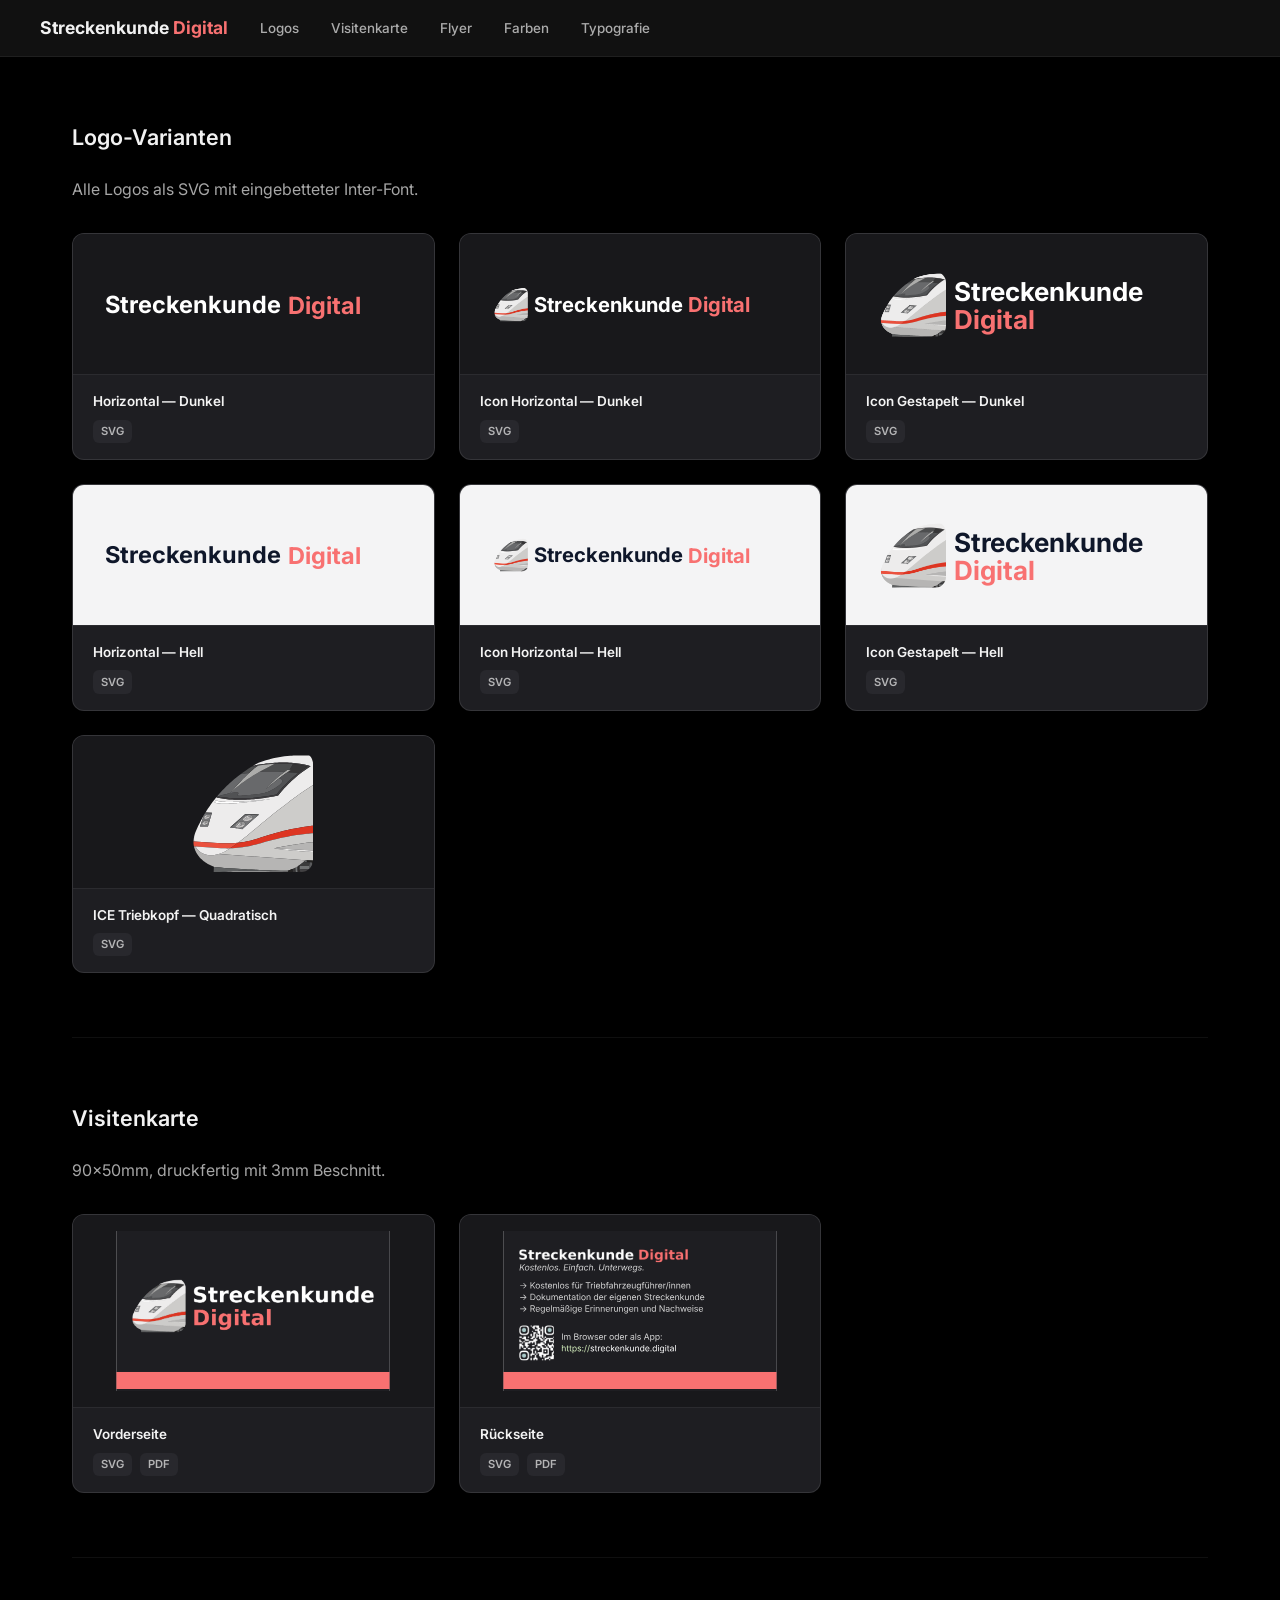
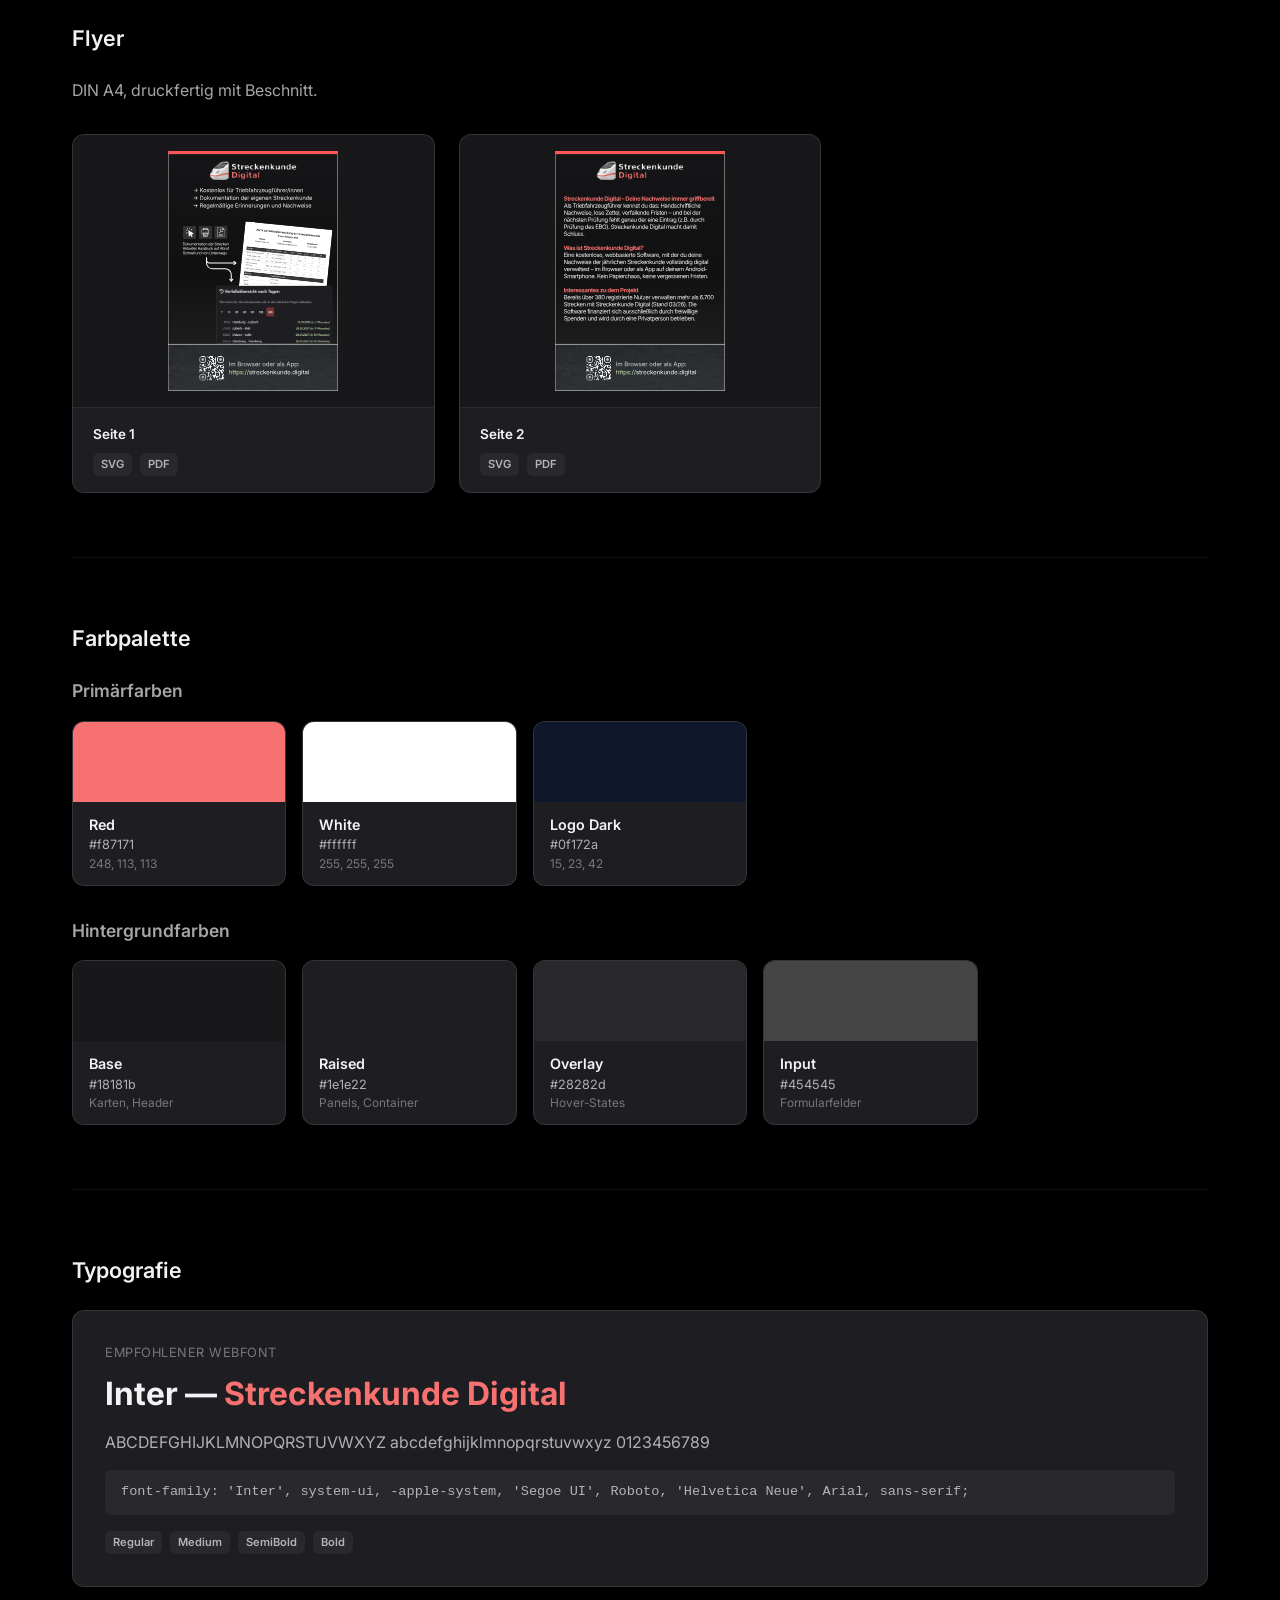
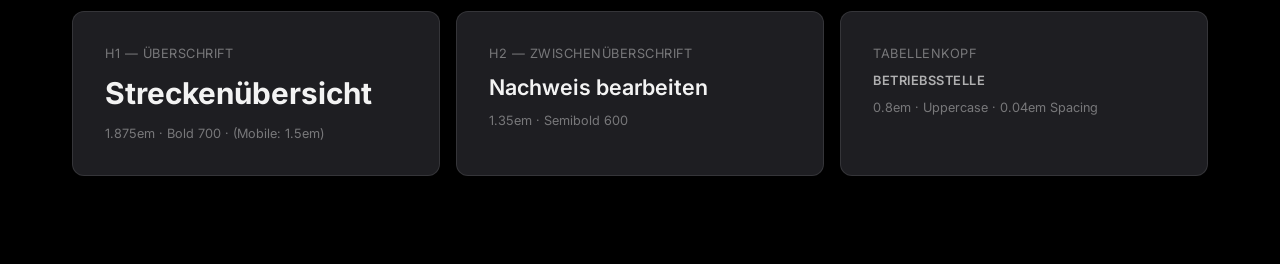
<file: index.html>
<!DOCTYPE html>
<html lang="de">
<head>
  <meta charset="UTF-8">
  <meta name="viewport" content="width=device-width, initial-scale=1.0">
  <title>Streckenkunde Digital</title>
  <meta name="description" content="Offizielles Markenprofil von Streckenkunde Digital — Logo-Varianten, Farbpalette, Typografie und Design-Richtlinien für die digitale Streckenkunde-App für Triebfahrzeugführer.">
  <meta name="keywords" content="Streckenkunde Digital, Brand Identity, Markenprofil, Logo, CI, Corporate Identity, Triebfahrzeugführer, Eisenbahn, Streckenkunde">
  <meta name="author" content="Streckenkunde Digital">
  <meta name="robots" content="index, follow">
  <meta name="theme-color" content="#000000">

  <!-- Open Graph -->
  <meta property="og:type" content="website">
  <meta property="og:title" content="Streckenkunde Digital — Markenprofil">
  <meta property="og:description" content="Logo-Varianten, Farbpalette und Design-Richtlinien für Streckenkunde Digital — die digitale Streckenkunde-App für Triebfahrzeugführer.">
  <meta property="og:image" content="logos/png/wordmark-icon-horizontal-dark-1200w.png">
  <meta property="og:url" content="https://streckenkunde.digital">
  <meta property="og:locale" content="de_DE">
  <meta property="og:site_name" content="Streckenkunde Digital">

  <!-- Twitter Card -->
  <meta name="twitter:card" content="summary_large_image">
  <meta name="twitter:title" content="Streckenkunde Digital — Markenprofil">
  <meta name="twitter:description" content="Logo-Varianten, Farbpalette und Design-Richtlinien für Streckenkunde Digital.">
  <meta name="twitter:image" content="logos/png/wordmark-icon-horizontal-dark-1200w.png">

  <!-- Favicon -->
  <link rel="icon" type="image/svg+xml" href="logos/svg/icon-train-square.svg">
  <link rel="icon" type="image/png" sizes="32x32" href="logos/png/icon-train-square-32.png">
  <link rel="icon" type="image/png" sizes="64x64" href="logos/png/icon-train-square-64.png">
  <link rel="apple-touch-icon" sizes="192x192" href="logos/png/icon-train-square-192.png">

  <!-- Canonical -->
  <link rel="canonical" href="https://streckenkunde.digital">

  <link rel="stylesheet" href="assets/general.css">
</head>
<body>

  <!-- Navigation -->
  <nav>
    <div class="inner">
      <div class="logo">Streckenkunde <span>Digital</span></div>
      <a href="#logos">Logos</a>
      <a href="#media">Visitenkarte</a>
      <a href="#flyer">Flyer</a>
      <a href="#colors">Farben</a>
      <a href="#typography">Typografie</a>
    </div>
  </nav>

  <div class="container">

    <!-- Logos -->
    <section id="logos">
      <h2>Logo-Varianten</h2>
      <p class="subtitle">Alle Logos als SVG mit eingebetteter Inter-Font.</p>

      <div class="logo-grid">
        <!-- Dunkel -->
        <div class="logo-card">
          <div class="logo-preview dark-bg">
            <img src="logos/svg/wordmark-horizontal-dark.svg" alt="Horizontal — Dunkel" style="max-height: 60px;">
          </div>
          <div class="logo-meta">
            <div class="name">Horizontal — Dunkel</div>
            <div class="dl-links"><a href="logos/svg/wordmark-horizontal-dark.svg" download>SVG</a></div>
          </div>
        </div>
        <div class="logo-card">
          <div class="logo-preview dark-bg">
            <img src="logos/svg/wordmark-icon-horizontal-dark.svg" alt="Icon Horizontal — Dunkel" style="max-height: 80px;">
          </div>
          <div class="logo-meta">
            <div class="name">Icon Horizontal — Dunkel</div>
            <div class="dl-links"><a href="logos/svg/wordmark-icon-horizontal-dark.svg" download>SVG</a></div>
          </div>
        </div>
        <div class="logo-card">
          <div class="logo-preview dark-bg">
            <img src="logos/svg/wordmark-icon-stacked-dark.svg" alt="Icon Gestapelt — Dunkel" style="max-height: 120px;">
          </div>
          <div class="logo-meta">
            <div class="name">Icon Gestapelt — Dunkel</div>
            <div class="dl-links"><a href="logos/svg/wordmark-icon-stacked-dark.svg" download>SVG</a></div>
          </div>
        </div>

        <!-- Hell -->
        <div class="logo-card">
          <div class="logo-preview light-bg">
            <img src="logos/svg/wordmark-horizontal-light.svg" alt="Horizontal — Hell" style="max-height: 60px;">
          </div>
          <div class="logo-meta">
            <div class="name">Horizontal — Hell</div>
            <div class="dl-links"><a href="logos/svg/wordmark-horizontal-light.svg" download>SVG</a></div>
          </div>
        </div>
        <div class="logo-card">
          <div class="logo-preview light-bg">
            <img src="logos/svg/wordmark-icon-horizontal-light.svg" alt="Icon Horizontal — Hell" style="max-height: 80px;">
          </div>
          <div class="logo-meta">
            <div class="name">Icon Horizontal — Hell</div>
            <div class="dl-links"><a href="logos/svg/wordmark-icon-horizontal-light.svg" download>SVG</a></div>
          </div>
        </div>
        <div class="logo-card">
          <div class="logo-preview light-bg">
            <img src="logos/svg/wordmark-icon-stacked-light.svg" alt="Icon Gestapelt — Hell" style="max-height: 120px;">
          </div>
          <div class="logo-meta">
            <div class="name">Icon Gestapelt — Hell</div>
            <div class="dl-links"><a href="logos/svg/wordmark-icon-stacked-light.svg" download>SVG</a></div>
          </div>
        </div>

        <!-- Icon -->
        <div class="logo-card">
          <div class="logo-preview dark-bg" style="padding: 1rem;">
            <img src="logos/svg/icon-train-square.svg" alt="ICE Triebkopf — Quadratisch" style="max-height: 120px; border-radius: 12px;">
          </div>
          <div class="logo-meta">
            <div class="name">ICE Triebkopf — Quadratisch</div>
            <div class="dl-links"><a href="logos/svg/icon-train-square.svg" download>SVG</a></div>
          </div>
        </div>
      </div>
    </section>

    <!-- Visitenkarte -->
    <section id="media">
      <h2>Visitenkarte</h2>
      <p class="subtitle">90×50mm, druckfertig mit 3mm Beschnitt.</p>

      <div class="logo-grid">
        <div class="logo-card">
          <div class="logo-preview dark-bg" style="padding: 1rem;">
            <img src="files/business-card/svg/basic/front.svg" alt="Visitenkarte — Vorderseite" style="max-height: 160px;">
          </div>
          <div class="logo-meta">
            <div class="name">Vorderseite</div>
            <div class="dl-links">
              <a href="files/business-card/svg/basic/front.svg" download>SVG</a>
              <a href="files/business-card/pdf/basic/card.pdf" download>PDF</a>
            </div>
          </div>
        </div>
        <div class="logo-card">
          <div class="logo-preview dark-bg" style="padding: 1rem;">
            <img src="files/business-card/svg/basic/back.svg" alt="Visitenkarte — Rückseite" style="max-height: 160px;">
          </div>
          <div class="logo-meta">
            <div class="name">Rückseite</div>
            <div class="dl-links">
              <a href="files/business-card/svg/basic/back.svg" download>SVG</a>
              <a href="files/business-card/pdf/basic/card.pdf" download>PDF</a>
            </div>
          </div>
        </div>
      </div>
    </section>

    <!-- Flyer -->
    <section id="flyer">
      <h2>Flyer</h2>
      <p class="subtitle">DIN A4, druckfertig mit Beschnitt.</p>

      <div class="logo-grid">
        <div class="logo-card">
          <div class="logo-preview dark-bg" style="padding: 1rem;">
            <img src="files/flyer/svg/a4/page1.svg" alt="Flyer — Seite 1" style="max-height: 240px;">
          </div>
          <div class="logo-meta">
            <div class="name">Seite 1</div>
            <div class="dl-links">
              <a href="files/flyer/svg/a4/page1.svg" download>SVG</a>
              <a href="files/flyer/pdf/a4/flyer.pdf" download>PDF</a>
            </div>
          </div>
        </div>
        <div class="logo-card">
          <div class="logo-preview dark-bg" style="padding: 1rem;">
            <img src="files/flyer/svg/a4/page2.svg" alt="Flyer — Seite 2" style="max-height: 240px;">
          </div>
          <div class="logo-meta">
            <div class="name">Seite 2</div>
            <div class="dl-links">
              <a href="files/flyer/svg/a4/page2.svg" download>SVG</a>
              <a href="files/flyer/pdf/a4/flyer.pdf" download>PDF</a>
            </div>
          </div>
        </div>
      </div>
    </section>

    <!-- Farben -->
    <section id="colors">
      <h2>Farbpalette</h2>

      <h3>Primärfarben</h3>
      <div class="color-grid" style="margin-bottom: 2rem;">
        <div class="swatch" onclick="copyColor('#f87171')">
          <div class="swatch-color" style="background: #f87171; color: #18181b;"><span class="copy-label">Kopieren</span></div>
          <div class="swatch-info">
            <div class="swatch-name">Red</div>
            <div class="swatch-hex">#f87171</div>
            <div class="swatch-rgb">248, 113, 113</div>
          </div>
        </div>
        <div class="swatch" onclick="copyColor('#ffffff')">
          <div class="swatch-color" style="background: #ffffff; color: #18181b;"><span class="copy-label">Kopieren</span></div>
          <div class="swatch-info">
            <div class="swatch-name">White</div>
            <div class="swatch-hex">#ffffff</div>
            <div class="swatch-rgb">255, 255, 255</div>
          </div>
        </div>
        <div class="swatch" onclick="copyColor('#0f172a')">
          <div class="swatch-color" style="background: #0f172a; color: #fff;"><span class="copy-label">Kopieren</span></div>
          <div class="swatch-info">
            <div class="swatch-name">Logo Dark</div>
            <div class="swatch-hex">#0f172a</div>
            <div class="swatch-rgb">15, 23, 42</div>
          </div>
        </div>
      </div>

      <h3>Hintergrundfarben</h3>
      <div class="color-grid">
        <div class="swatch" onclick="copyColor('#18181b')">
          <div class="swatch-color" style="background: #18181b; color: #fff;"><span class="copy-label">Kopieren</span></div>
          <div class="swatch-info">
            <div class="swatch-name">Base</div>
            <div class="swatch-hex">#18181b</div>
            <div class="swatch-rgb">Karten, Header</div>
          </div>
        </div>
        <div class="swatch" onclick="copyColor('#1e1e22')">
          <div class="swatch-color" style="background: #1e1e22; color: #fff;"><span class="copy-label">Kopieren</span></div>
          <div class="swatch-info">
            <div class="swatch-name">Raised</div>
            <div class="swatch-hex">#1e1e22</div>
            <div class="swatch-rgb">Panels, Container</div>
          </div>
        </div>
        <div class="swatch" onclick="copyColor('#28282d')">
          <div class="swatch-color" style="background: #28282d; color: #fff;"><span class="copy-label">Kopieren</span></div>
          <div class="swatch-info">
            <div class="swatch-name">Overlay</div>
            <div class="swatch-hex">#28282d</div>
            <div class="swatch-rgb">Hover-States</div>
          </div>
        </div>
        <div class="swatch" onclick="copyColor('#454545')">
          <div class="swatch-color" style="background: #454545; color: #fff;"><span class="copy-label">Kopieren</span></div>
          <div class="swatch-info">
            <div class="swatch-name">Input</div>
            <div class="swatch-hex">#454545</div>
            <div class="swatch-rgb">Formularfelder</div>
          </div>
        </div>
      </div>
    </section>

    <!-- Typografie -->
    <section id="typography">
      <h2>Typografie</h2>

      <div class="type-specimen">
        <div class="label">Empfohlener Webfont</div>
        <div class="sample" style="font-size: 2rem; font-weight: 700; margin-bottom: 0.75rem;">
          Inter — <span style="color: var(--red);">Streckenkunde Digital</span>
        </div>
        <div class="sample" style="font-size: 1rem; color: var(--text-secondary); margin-bottom: 1rem;">
          ABCDEFGHIJKLMNOPQRSTUVWXYZ abcdefghijklmnopqrstuvwxyz 0123456789
        </div>
        <div class="type-stack" onclick="copyText(this.textContent)">
          font-family: 'Inter', system-ui, -apple-system, 'Segoe UI', Roboto, 'Helvetica Neue', Arial, sans-serif;
        </div>
        <div class="dl-links" style="margin-top: 1rem;">
          <a href="fonts/Inter-Regular.ttf" download>Regular</a>
          <a href="fonts/Inter-Medium.ttf" download>Medium</a>
          <a href="fonts/Inter-SemiBold.ttf" download>SemiBold</a>
          <a href="fonts/Inter-Bold.ttf" download>Bold</a>
        </div>
      </div>

      <div class="type-grid">
        <div class="type-specimen">
          <div class="label">H1 — Überschrift</div>
          <div class="sample" style="font-size: 1.875em; font-weight: 700;">Streckenübersicht</div>
          <div style="color: var(--text-muted); font-size: 0.8rem; margin-top: 0.5rem;">1.875em · Bold 700 · (Mobile: 1.5em)</div>
        </div>
        <div class="type-specimen">
          <div class="label">H2 — Zwischenüberschrift</div>
          <div class="sample" style="font-size: 1.35em; font-weight: 600;">Nachweis bearbeiten</div>
          <div style="color: var(--text-muted); font-size: 0.8rem; margin-top: 0.5rem;">1.35em · Semibold 600</div>
        </div>
        <div class="type-specimen">
          <div class="label">Tabellenkopf</div>
          <div class="sample" style="font-size: 0.8em; font-weight: 600; text-transform: uppercase; letter-spacing: 0.04em; color: var(--text-secondary);">BETRIEBSSTELLE</div>
          <div style="color: var(--text-muted); font-size: 0.8rem; margin-top: 0.5rem;">0.8em · Uppercase · 0.04em Spacing</div>
        </div>
      </div>
    </section>

  </div>

  <!-- Toast -->
  <div class="copied-toast" id="toast">Kopiert!</div>

  <script src="assets/general.js"></script>
</body>
</html>
</file>
<file: assets/general.css>
/* === Fonts === */
@font-face {
  font-family: 'Inter';
  font-weight: 400;
  font-style: normal;
  font-display: swap;
  src: url('../fonts/Inter-Regular.ttf') format('truetype');
}
@font-face {
  font-family: 'Inter';
  font-weight: 500;
  font-style: normal;
  font-display: swap;
  src: url('../fonts/Inter-Medium.ttf') format('truetype');
}
@font-face {
  font-family: 'Inter';
  font-weight: 600;
  font-style: normal;
  font-display: swap;
  src: url('../fonts/Inter-SemiBold.ttf') format('truetype');
}
@font-face {
  font-family: 'Inter';
  font-weight: 700;
  font-style: normal;
  font-display: swap;
  src: url('../fonts/Inter-Bold.ttf') format('truetype');
}

/* === Reset & Variables === */
*,
*::before,
*::after {
  box-sizing: border-box;
  margin: 0;
  padding: 0;
}

:root {
  --red: #f87171;
  --dark-red: #652a2a;
  --green: #086229;
  --white: #ffffff;
  --black: #000000;
  --base: #18181b;
  --raised: #1e1e22;
  --overlay: #28282d;
  --gray: #363636;
  --input: #454545;
  --text-primary: rgba(255, 255, 255, 0.95);
  --text-secondary: rgba(255, 255, 255, 0.65);
  --text-muted: rgba(255, 255, 255, 0.4);
  --border-subtle: rgba(255, 255, 255, 0.06);
  --border-default: rgba(255, 255, 255, 0.1);
  --radius-sm: 6px;
  --radius-md: 8px;
  --radius-lg: 12px;
}

html {
  scroll-behavior: smooth;
}

/* === Scrollbar === */
::-webkit-scrollbar { width: 8px; height: 8px; }
::-webkit-scrollbar-track { background: var(--base); }
::-webkit-scrollbar-thumb { background: var(--gray); border-radius: 4px; border: 2px solid var(--base); }
::-webkit-scrollbar-thumb:hover { background: var(--input); }
::-webkit-scrollbar-corner { background: var(--base); }

* {
  scrollbar-width: thin;
  scrollbar-color: var(--gray) var(--base);
}

/* === Body === */
body {
  font-family: 'Inter', system-ui, -apple-system, 'Segoe UI', Roboto, sans-serif;
  background: var(--black);
  color: var(--text-primary);
  line-height: 1.5;
  -webkit-font-smoothing: antialiased;
}

/* === Nav === */
nav {
  position: sticky;
  top: 0;
  z-index: 100;
  background: rgba(22, 22, 22, 0.8);
  backdrop-filter: blur(12px);
  -webkit-backdrop-filter: blur(12px);
  border-bottom: 1px solid var(--border-subtle);
  padding: 0 2rem;
}

nav .inner {
  max-width: 1200px;
  margin: 0 auto;
  display: flex;
  align-items: center;
  gap: 2rem;
  height: 56px;
  overflow-x: auto;
}

nav .logo {
  font-weight: 700;
  font-size: 1.1rem;
  white-space: nowrap;
}

nav .logo span {
  color: var(--red);
}

nav a {
  color: var(--text-secondary);
  text-decoration: none;
  font-size: 0.85rem;
  font-weight: 500;
  white-space: nowrap;
  transition: color 0.15s ease;
}

nav a:hover {
  color: var(--white);
}

/* === Layout === */
.container {
  max-width: 1200px;
  margin: 0 auto;
  padding: 0 2rem;
}

section {
  padding: 4rem 0;
  border-bottom: 1px solid var(--border-subtle);
}

section:last-child {
  border-bottom: none;
}

h2 {
  font-size: 1.35em;
  font-weight: 600;
  margin-bottom: 1.5rem;
  color: var(--text-primary);
}

h3 {
  font-size: 1.1em;
  font-weight: 600;
  margin-bottom: 1rem;
  color: var(--text-secondary);
}

.subtitle {
  color: var(--text-secondary);
  font-size: 1rem;
  margin-bottom: 2rem;
}

/* === Logo Grid === */
.logo-grid {
  display: grid;
  grid-template-columns: repeat(auto-fill, minmax(300px, 1fr));
  gap: 1.5rem;
}

.logo-card {
  background: var(--raised);
  border: 1px solid var(--border-default);
  border-radius: var(--radius-lg);
  overflow: hidden;
}

.logo-preview {
  padding: 2rem;
  display: flex;
  align-items: center;
  justify-content: center;
  min-height: 140px;
}

.logo-preview.dark-bg { background: var(--base); }
.logo-preview.light-bg { background: #f4f4f5; }
.logo-preview img { max-width: 100%; max-height: 100px; }

.logo-meta {
  padding: 1rem 1.25rem;
  border-top: 1px solid var(--border-subtle);
}

.logo-meta .name {
  font-weight: 600;
  font-size: 0.85rem;
  margin-bottom: 0.5rem;
}

.dl-links {
  display: flex;
  gap: 0.5rem;
  flex-wrap: wrap;
  align-items: center;
}

.dl-links a {
  color: var(--text-secondary);
  font-size: 0.7rem;
  font-weight: 600;
  text-decoration: none;
  padding: 0.2rem 0.5rem;
  background: var(--overlay);
  border-radius: var(--radius-sm);
  transition: all 0.15s ease;
  white-space: nowrap;
}

.dl-links a:hover {
  background: var(--red);
  color: #fff;
}

/* === Color Swatches === */
.color-grid {
  display: grid;
  grid-template-columns: repeat(auto-fill, minmax(180px, 1fr));
  gap: 1rem;
}

.swatch {
  background: var(--raised);
  border: 1px solid var(--border-default);
  border-radius: var(--radius-lg);
  overflow: hidden;
  cursor: pointer;
  transition: transform 0.15s ease, box-shadow 0.15s ease;
}

.swatch:hover {
  transform: translateY(-2px);
  box-shadow: 0 4px 16px rgba(0, 0, 0, 0.3);
}

.swatch:active {
  transform: scale(0.97);
}

.swatch-color {
  height: 80px;
  display: flex;
  align-items: center;
  justify-content: center;
  font-size: 0.8rem;
  font-weight: 600;
}

.swatch-color .copy-label {
  opacity: 0;
  transition: opacity 0.15s ease;
}

.swatch:hover .swatch-color .copy-label {
  opacity: 1;
}

.swatch-info { padding: 0.75rem 1rem; }
.swatch-name { font-weight: 600; font-size: 0.9rem; }
.swatch-hex { color: var(--text-secondary); font-size: 0.8rem; font-family: 'Inter', monospace; }
.swatch-rgb { color: var(--text-muted); font-size: 0.75rem; }

/* === Toast === */
.copied-toast {
  position: fixed;
  bottom: 2rem;
  left: 50%;
  transform: translateX(-50%) translateY(20px);
  background: var(--green);
  color: white;
  padding: 0.6rem 1.5rem;
  border-radius: var(--radius-md);
  font-size: 0.85rem;
  font-weight: 600;
  opacity: 0;
  transition: all 0.3s ease;
  pointer-events: none;
  z-index: 1000;
}

.copied-toast.show {
  opacity: 1;
  transform: translateX(-50%) translateY(0);
}

/* === Typography Section === */
.type-specimen {
  background: var(--raised);
  border: 1px solid var(--border-default);
  border-radius: var(--radius-lg);
  padding: 2rem;
  margin-bottom: 1.5rem;
}

.type-specimen .label {
  color: var(--text-muted);
  font-size: 0.8rem;
  text-transform: uppercase;
  letter-spacing: 0.04em;
  margin-bottom: 0.5rem;
}

.type-specimen .sample {
  margin-bottom: 0.25rem;
}

.type-stack {
  color: var(--text-secondary);
  font-size: 0.85rem;
  font-family: monospace;
  background: var(--overlay);
  padding: 0.75rem 1rem;
  border-radius: var(--radius-sm);
  cursor: pointer;
  transition: background 0.15s ease;
}

.type-stack:hover {
  background: var(--gray);
}

.type-grid {
  display: grid;
  grid-template-columns: repeat(auto-fill, minmax(300px, 1fr));
  gap: 1rem;
}

/* === Footer === */
footer {
  text-align: center;
  padding: 3rem 0;
  color: var(--text-muted);
  font-size: 0.8rem;
}

/* === Responsive === */
@media (max-width: 768px) {
  .color-grid { grid-template-columns: repeat(auto-fill, minmax(140px, 1fr)); }
  .logo-grid { grid-template-columns: 1fr; }
  .type-grid { grid-template-columns: 1fr; }
  nav .inner { gap: 1.25rem; }
}
</file>
